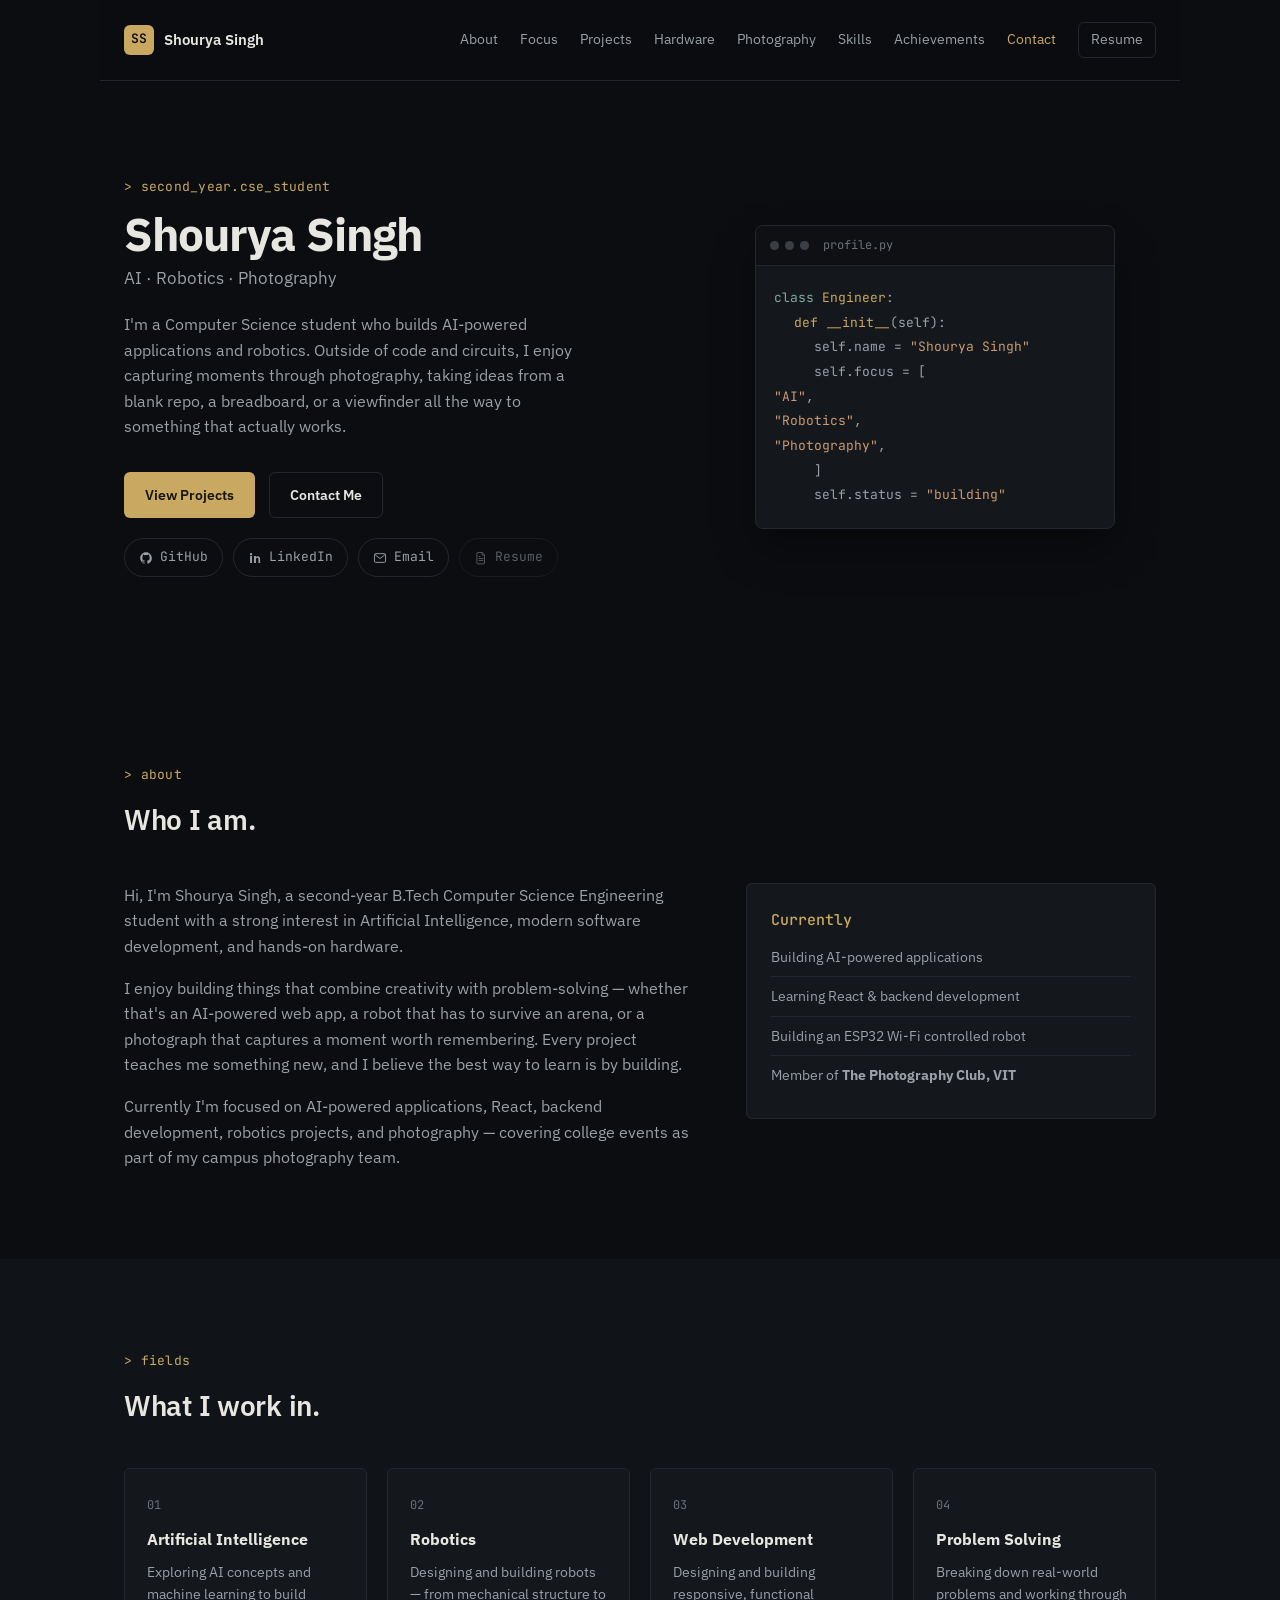
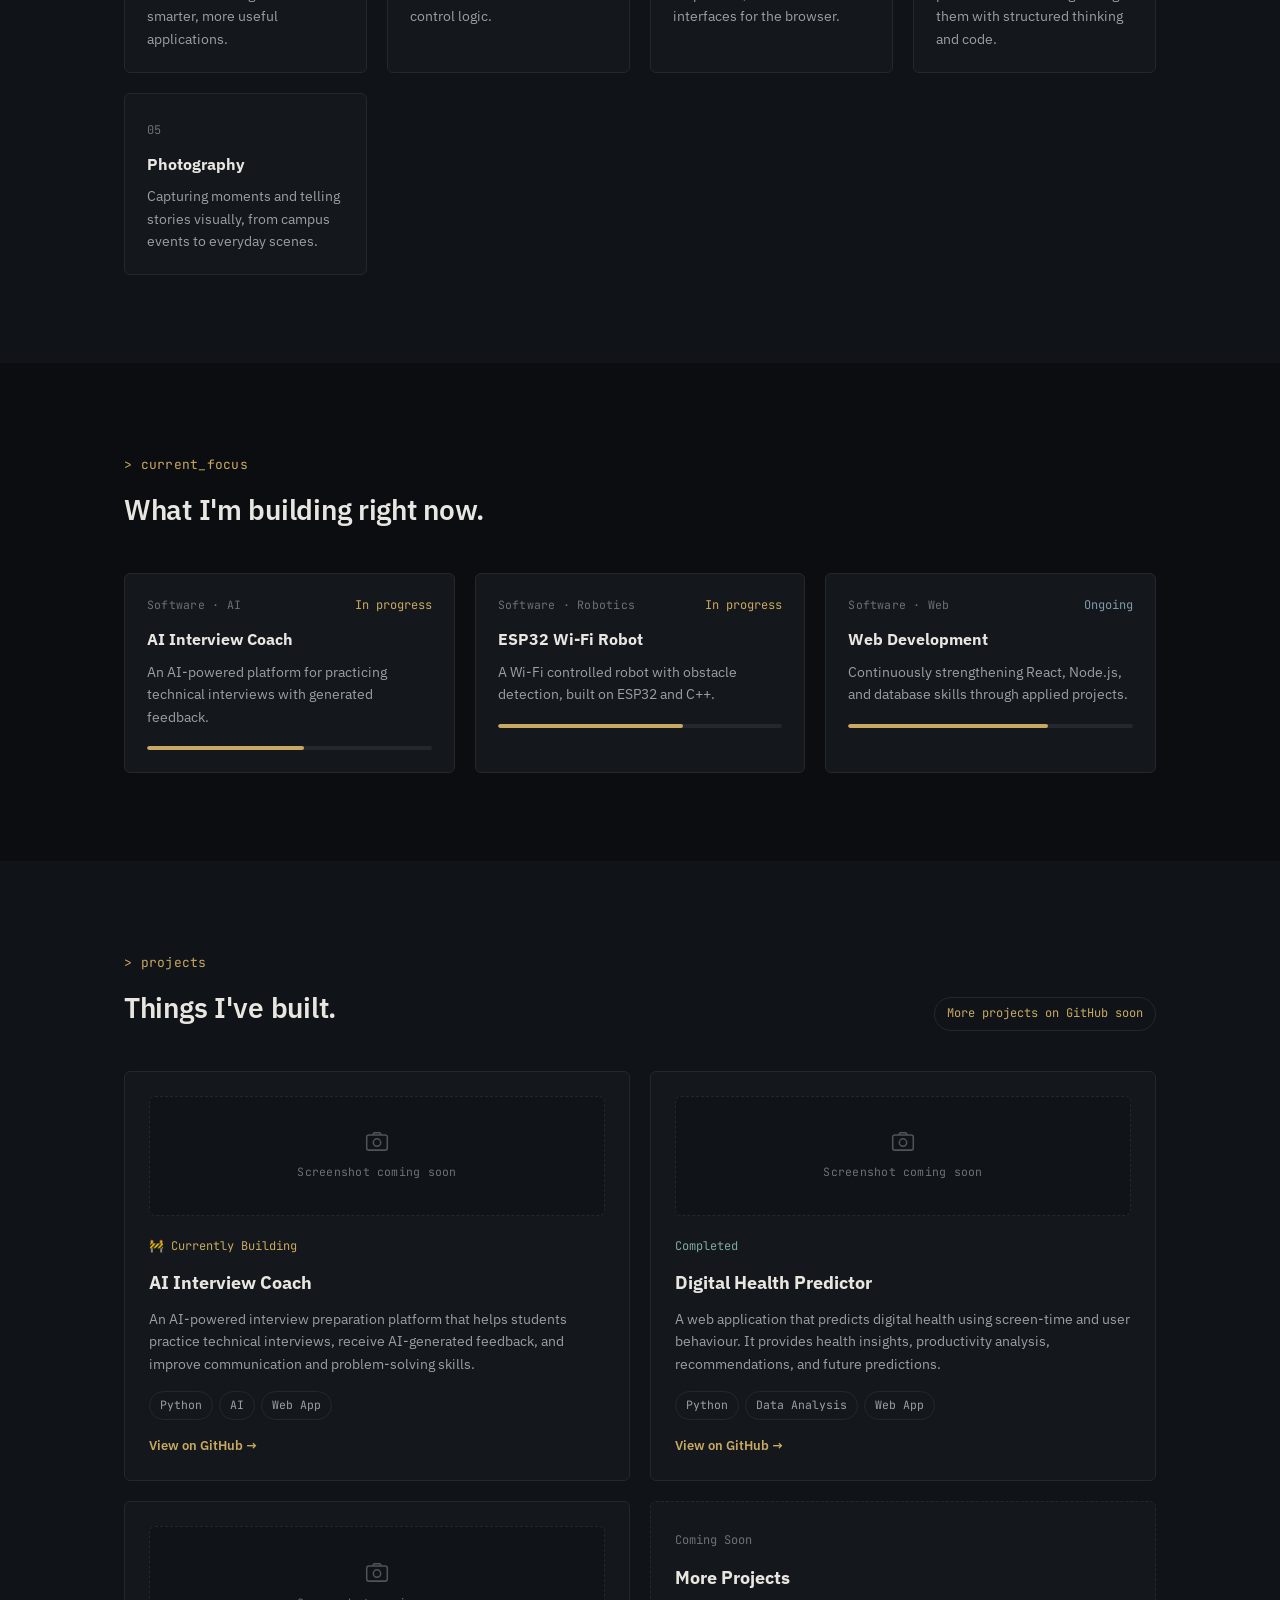
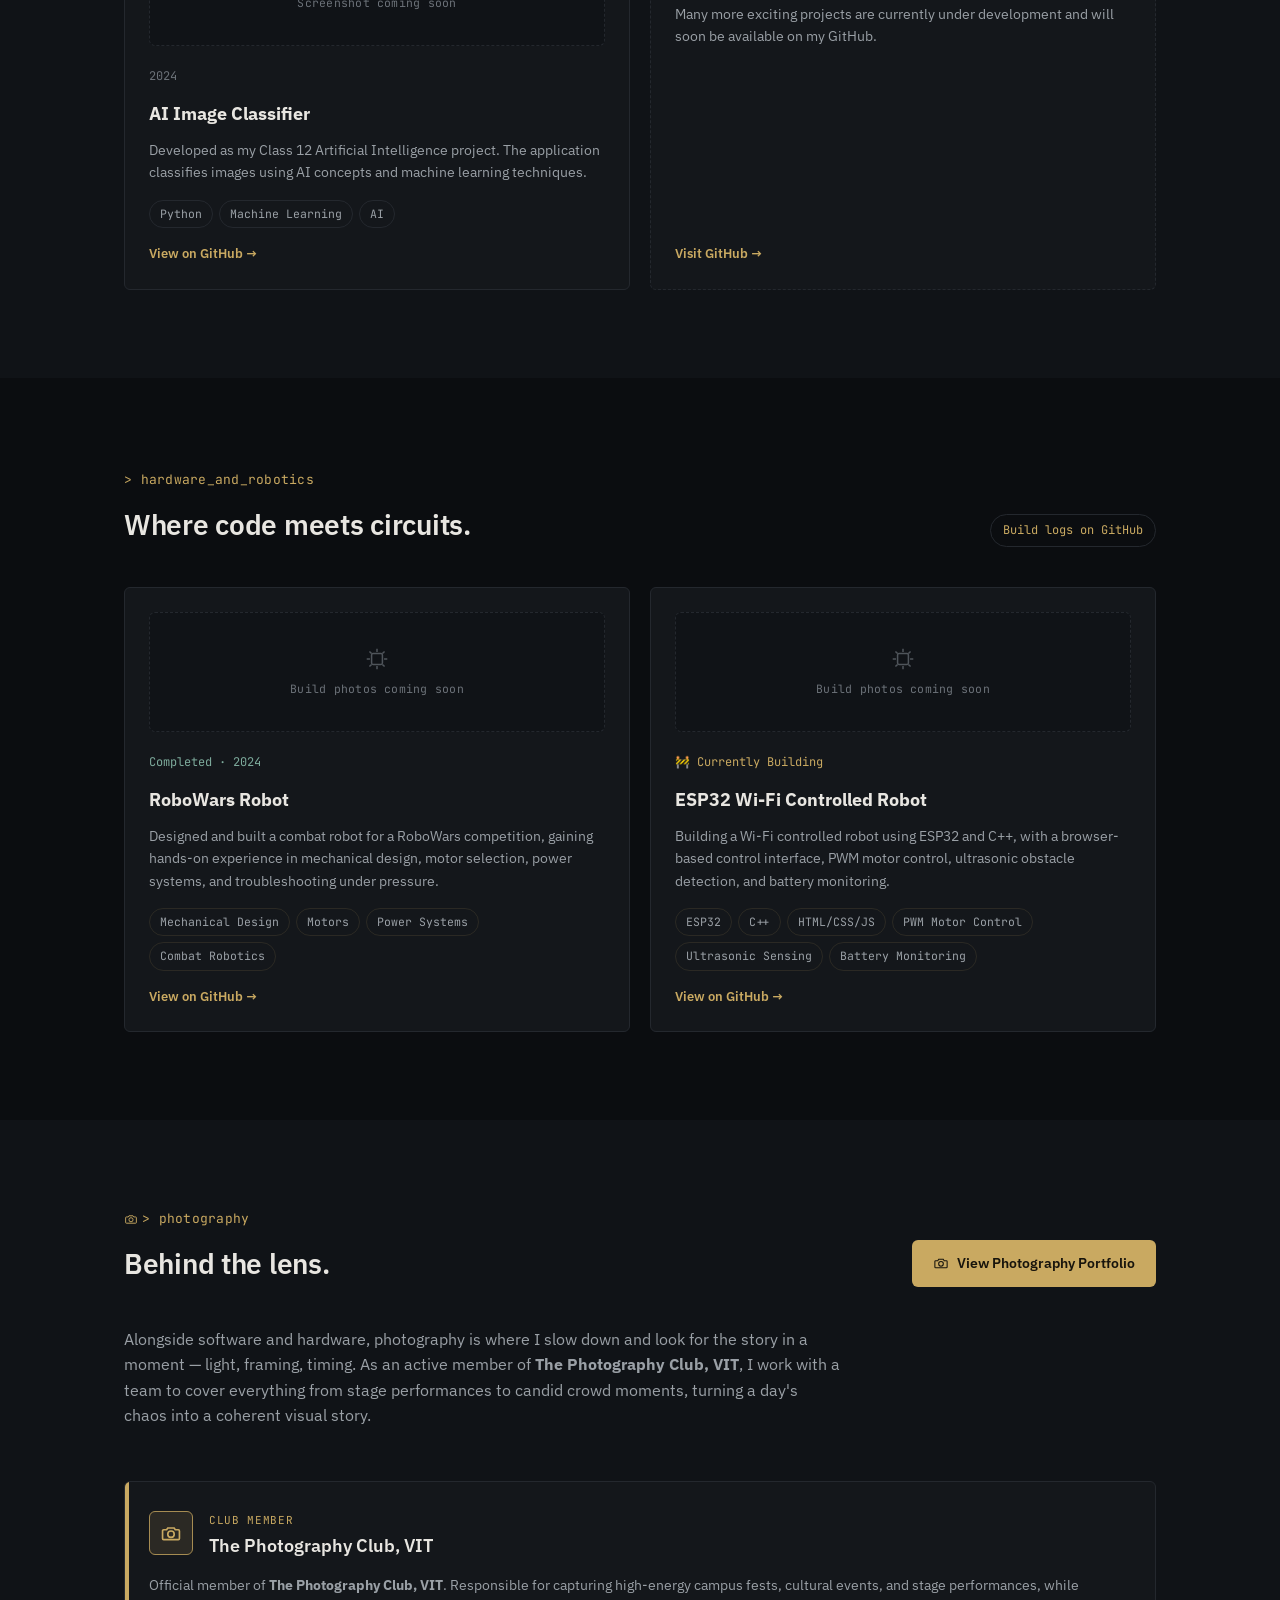
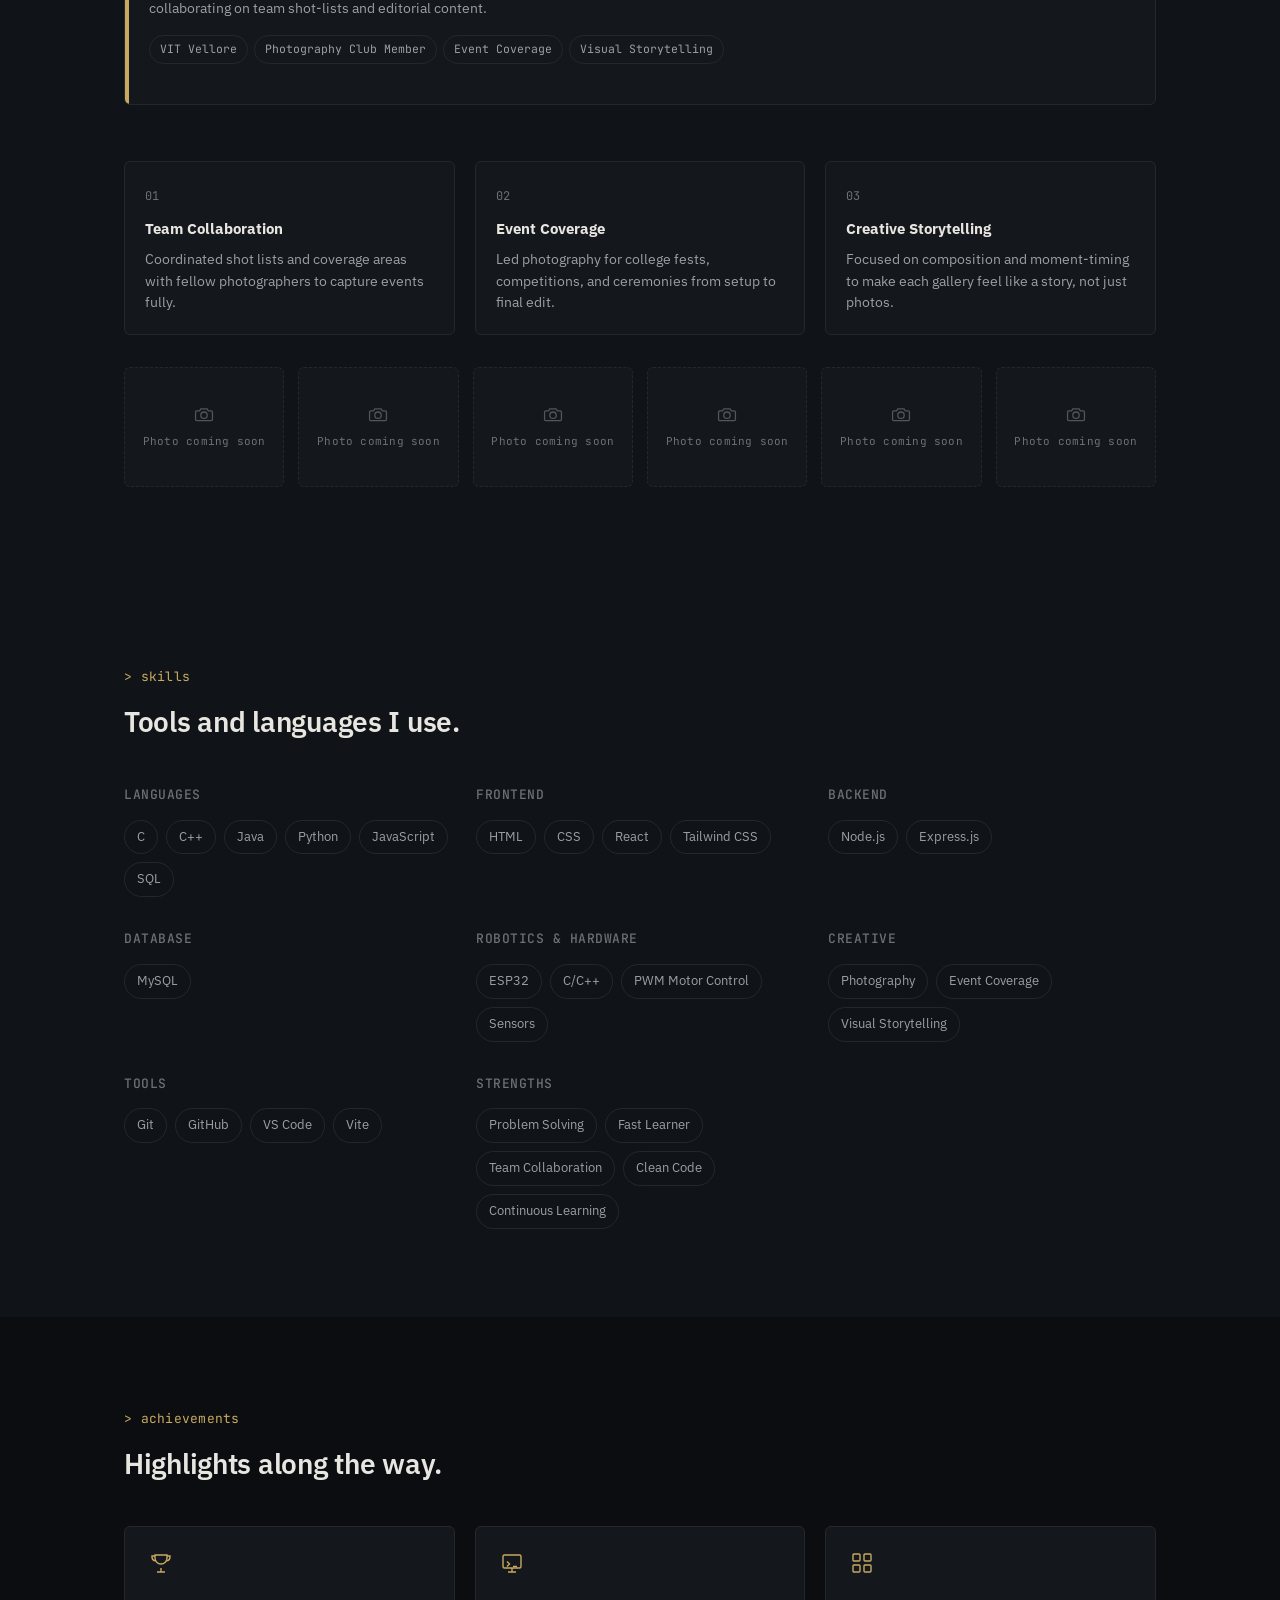
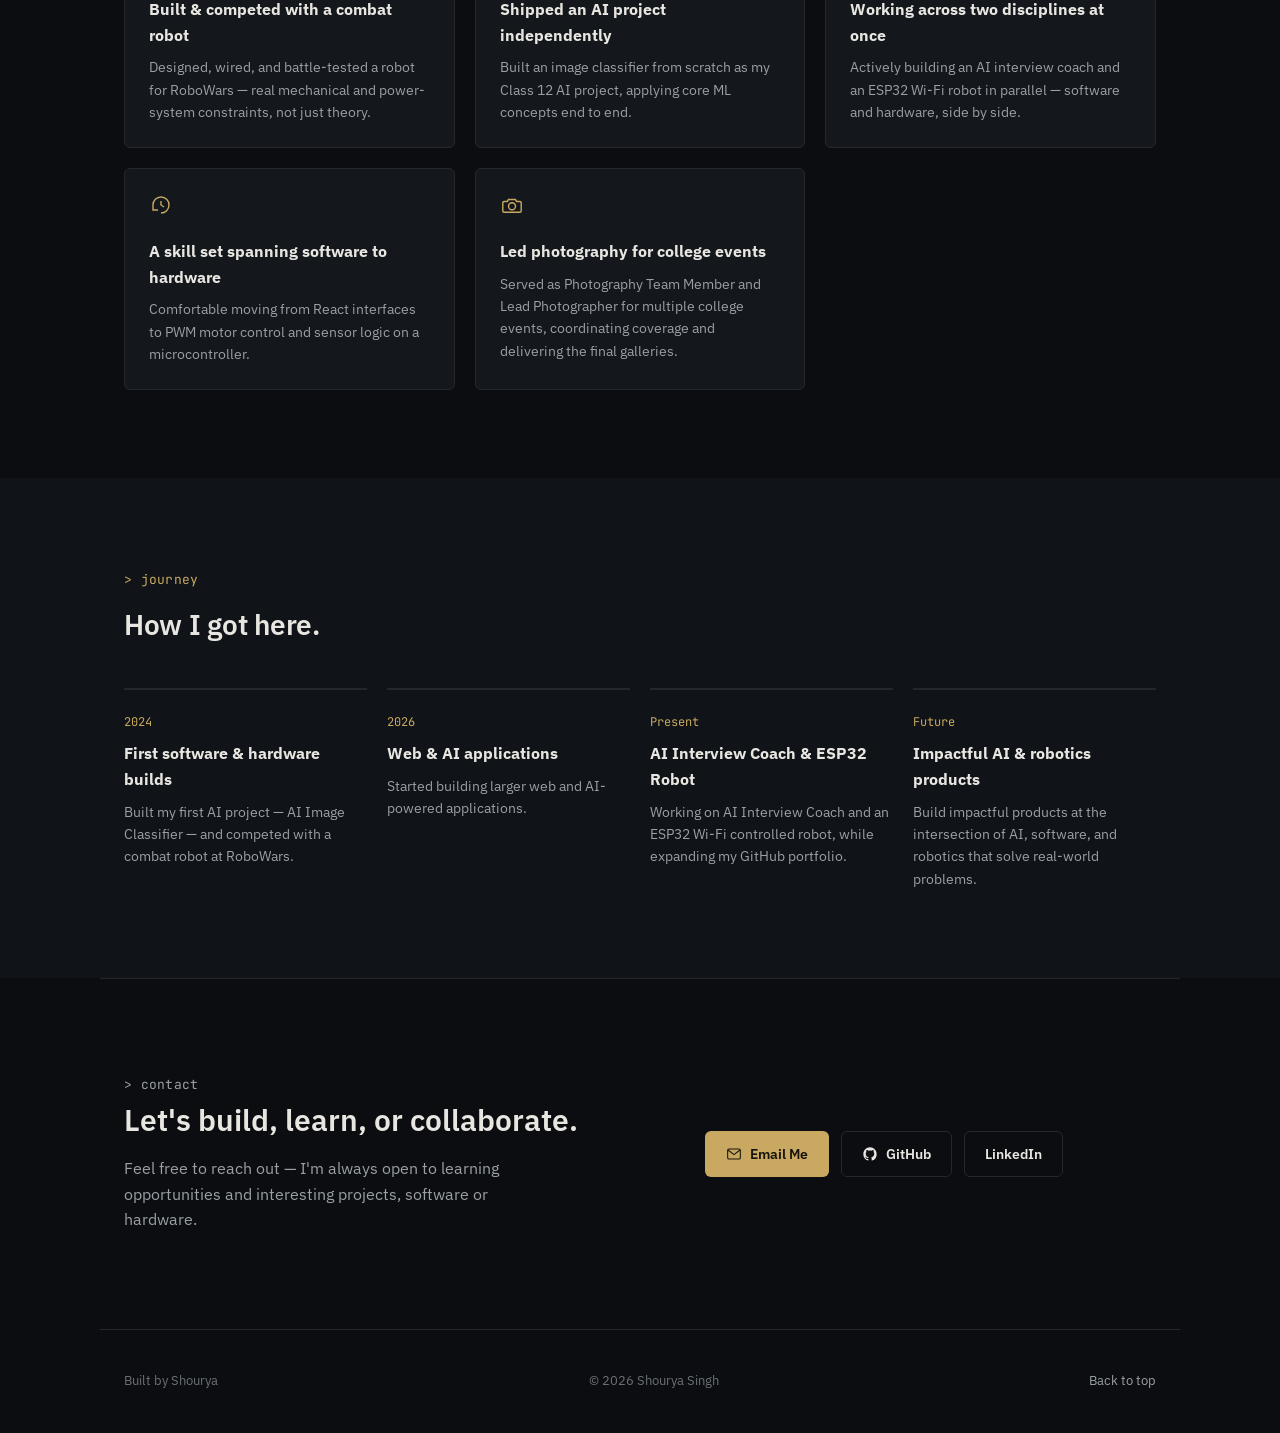
<file: index.html>
<!DOCTYPE html>
<html lang="en">
<head>
  <meta charset="UTF-8">
  <meta name="viewport" content="width=device-width, initial-scale=1.0">
  <meta name="description" content="Shourya Singh — AI, Robotics, and Photography. A B.Tech CSE student building software, hardware, and visual stories.">
  <meta name="description" content="Official portfolio of Shourya Singh, a Computer Science Engineering student at VIT. Explore projects, skills, certifications, photography, and contact information.">
  <meta name="keywords" content="Shourya Singh, Shourya Singh Portfolio, VIT, Computer Science, Web Developer, Portfolio, Photography">
  <meta property="og:title" content="Shourya Singh | Portfolio">
  <meta property="og:description" content="Computer Science Engineering Student | Developer | Photographer">
  <meta property="og:image" content="https://shouryasingh.vercel.app/preview.jpg">
  <meta property="og:url" content="https://shouryasingh.vercel.app">
  <title>Shourya Singh | Computer Science Student | Portfolio</title>
  <link rel="preconnect" href="https://fonts.googleapis.com">
  <link rel="preconnect" href="https://fonts.gstatic.com" crossorigin>
  <link href="https://fonts.googleapis.com/css2?family=JetBrains+Mono:wght@400;500;600&family=IBM+Plex+Sans:wght@400;500;600;700&display=swap" rel="stylesheet">
  <link rel="stylesheet" href="styles.css">
</head>
<body>
  <header class="site-header">
    <a class="brand" href="#top" aria-label="Go to home">
      <span class="brand-mark">SS</span>
      <span>Shourya Singh</span>
    </a>

    <button class="nav-toggle" type="button" aria-label="Open navigation" aria-expanded="false">
      <span></span>
      <span></span>
      <span></span>
    </button>

    <nav class="site-nav" aria-label="Primary navigation">
      <a href="#about" data-nav>About</a>
      <a href="#focus" data-nav>Focus</a>
      <a href="#projects" data-nav>Projects</a>
      <a href="#hardware" data-nav>Hardware</a>
      <a href="#photography" data-nav>Photography</a>
      <a href="#skills" data-nav>Skills</a>
      <a href="#achievements" data-nav>Achievements</a>
      <a href="#contact" data-nav>Contact</a>
      <a class="resume-link" href="#" aria-disabled="true" title="Resume coming soon">Resume</a>
    </nav>
  </header>

  <main id="top">
    <section class="hero section-band">
      <div class="hero-copy">
        <p class="eyebrow">&gt; second_year.cse_student</p>
        <h1>Shourya Singh</h1>
        <p class="hero-role">AI &middot; Robotics &middot; Photography</p>
        <p class="hero-text">
          I'm a Computer Science student who builds AI-powered applications
          and robotics. Outside of code and circuits, I enjoy
          capturing moments through photography, taking ideas from a blank repo, a breadboard, or a
          viewfinder all the way to something that actually works.
        </p>
        <div class="hero-actions">
          <a class="button primary" href="#projects">View Projects</a>
          <a class="button secondary" href="#contact">Contact Me</a>
        </div>
        <div class="hero-links">
          <a class="icon-button" href="https://github.com/shourya-builds" target="_blank" rel="noreferrer">
            <svg class="icon" viewBox="0 0 24 24" fill="currentColor" aria-hidden="true">
              <path d="M12 2C6.48 2 2 6.58 2 12.2c0 4.5 2.87 8.32 6.84 9.67.5.1.68-.22.68-.49 0-.24-.01-1.03-.01-1.87-2.78.61-3.37-1.21-3.37-1.21-.45-1.18-1.11-1.5-1.11-1.5-.9-.63.07-.62.07-.62 1 .07 1.53 1.05 1.53 1.05.89 1.56 2.34 1.11 2.91.85.09-.66.35-1.11.63-1.37-2.22-.26-4.55-1.14-4.55-5.06 0-1.12.39-2.03 1.03-2.75-.1-.26-.45-1.31.1-2.73 0 0 .84-.28 2.75 1.05a9.3 9.3 0 0 1 2.5-.35c.85 0 1.71.12 2.5.35 1.91-1.33 2.75-1.05 2.75-1.05.55 1.42.2 2.47.1 2.73.64.72 1.03 1.63 1.03 2.75 0 3.93-2.34 4.79-4.57 5.05.36.32.68.94.68 1.9 0 1.37-.01 2.47-.01 2.81 0 .27.18.6.69.49A10.03 10.03 0 0 0 22 12.2C22 6.58 17.52 2 12 2Z"></path>
            </svg>
            GitHub
          </a>
          <a class="icon-button" href="https://www.linkedin.com/in/shourya-singh8607" target="_blank" rel="noreferrer">
            <svg class="icon" viewBox="0 0 24 24" fill="currentColor" aria-hidden="true">
              <path d="M6.94 8.5H3.56V20.5H6.94V8.5ZM5.25 3.5C4.14 3.5 3.25 4.4 3.25 5.5C3.25 6.6 4.14 7.5 5.25 7.5C6.36 7.5 7.25 6.6 7.25 5.5C7.25 4.4 6.36 3.5 5.25 3.5ZM20.75 20.5V13.9C20.75 10.6 19.2 9.1 16.9 9.1C15.15 9.1 14.13 10.05 13.63 10.95V8.5H10.25C10.29 9.32 10.25 20.5 10.25 20.5H13.63V13.9C13.63 13.55 13.66 13.2 13.77 12.95C14.06 12.25 14.72 11.53 15.83 11.53C17.29 11.53 17.87 12.62 17.87 14.22V20.5H20.75Z"></path>
            </svg>
            LinkedIn
          </a>
          <a class="icon-button" href="mailto:shourya8607@gmail.com">
            <svg class="icon" viewBox="0 0 24 24" fill="none" stroke="currentColor" stroke-width="1.6" aria-hidden="true">
              <rect x="2.5" y="4.5" width="19" height="15" rx="2"></rect>
              <path d="M3 6l9 7 9-7"></path>
            </svg>
            Email
          </a>
          <a class="icon-button" href="#" aria-disabled="true" title="Resume coming soon">
            <svg class="icon" viewBox="0 0 24 24" fill="none" stroke="currentColor" stroke-width="1.6" aria-hidden="true">
              <path d="M6 2.5h8l4 4V21a1 1 0 0 1-1 1H6a1 1 0 0 1-1-1V3.5a1 1 0 0 1 1-1Z"></path>
              <path d="M14 2.5V7h4"></path>
              <path d="M8 13h8M8 16.5h8M8 9.5h3"></path>
            </svg>
            Resume
          </a>
        </div>
      </div>

      <div class="hero-visual" aria-hidden="true">
        <div class="code-window">
          <div class="code-window-bar">
            <span class="dot"></span>
            <span class="dot"></span>
            <span class="dot"></span>
            <span class="code-window-title">profile.py</span>
          </div>
          <div class="code-window-body">
            <p><span class="tok-kw">class</span> <span class="tok-fn">Engineer</span>:</p>
            <p class="indent"><span class="tok-fn">def</span> <span class="tok-fn">__init__</span>(self):</p>
            <p class="indent-2">self.name = <span class="tok-str">"Shourya Singh"</span></p>
            <p class="indent-2">self.focus = [</p>
            <p class="indent-3"><span class="tok-str">"AI"</span>,</p>
            <p class="indent-3"><span class="tok-str">"Robotics"</span>,</p>
            <p class="indent-3"><span class="tok-str">"Photography"</span>,</p>
            <p class="indent-2">]</p>
            <p class="indent-2">self.status = <span class="tok-str">"building"</span></p>
          </div>
        </div>
      </div>
    </section>

    <section class="section" id="about">
      <div class="section-heading">
        <p class="eyebrow">&gt; about</p>
        <h2>Who I am.</h2>
      </div>
      <div class="about-grid">
        <div class="about-main">
          <p>
            Hi, I'm Shourya Singh, a second-year B.Tech Computer Science Engineering student with a strong
            interest in Artificial Intelligence, modern software development, and hands-on hardware.
          </p>
          <p>
            I enjoy building things that combine creativity with problem-solving — whether that's an
            AI-powered web app, a robot that has to survive an arena, or a photograph that captures a
            moment worth remembering. Every project teaches me something new, and I believe the best way
            to learn is by building.
          </p>
          <p>
            Currently I'm focused on AI-powered applications, React, backend development, robotics
            projects, and photography — covering college events as part of my campus photography team.
          </p>
        </div>
        <div class="quick-card">
          <h3>Currently</h3>
          <ul>
            <li>Building AI-powered applications</li>
            <li>Learning React &amp; backend development</li>
            <li>Building an ESP32 Wi-Fi controlled robot</li>
            <li>Member of <strong>The Photography Club, VIT</strong></li>
          </ul>
        </div>
      </div>
    </section>

    <section class="section muted" id="fields">
      <div class="section-heading">
        <p class="eyebrow">&gt; fields</p>
        <h2>What I work in.</h2>
      </div>
      <div class="field-grid">
        <article class="field-card">
          <span class="card-tag">01</span>
          <h3>Artificial Intelligence</h3>
          <p>Exploring AI concepts and machine learning to build smarter, more useful applications.</p>
        </article>
        <article class="field-card">
          <span class="card-tag">02</span>
          <h3>Robotics</h3>
          <p>Designing and building robots — from mechanical structure to control logic.</p>
        </article>
        <article class="field-card">
          <span class="card-tag">03</span>
          <h3>Web Development</h3>
          <p>Designing and building responsive, functional interfaces for the browser.</p>
        </article>
        <article class="field-card">
          <span class="card-tag">04</span>
          <h3>Problem Solving</h3>
          <p>Breaking down real-world problems and working through them with structured thinking and code.</p>
        </article>
        <article class="field-card">
          <span class="card-tag">05</span>
          <h3>Photography</h3>
          <p>Capturing moments and telling stories visually, from campus events to everyday scenes.</p>
        </article>
      </div>
    </section>

    <section class="section" id="focus">
      <div class="section-heading">
        <p class="eyebrow">&gt; current_focus</p>
        <h2>What I'm building right now.</h2>
      </div>
      <div class="focus-grid">
        <article class="focus-card">
          <div class="focus-top">
            <span class="focus-label">Software &middot; AI</span>
            <span class="project-status building">In progress</span>
          </div>
          <h3>AI Interview Coach</h3>
          <p>An AI-powered platform for practicing technical interviews with generated feedback.</p>
          <div class="focus-bar"><span style="width: 55%;"></span></div>
        </article>
        <article class="focus-card">
          <div class="focus-top">
            <span class="focus-label">Software &middot; Robotics</span>
            <span class="project-status building">In progress</span>
          </div>
          <h3>ESP32 Wi-Fi Robot</h3>
          <p>A Wi-Fi controlled robot with obstacle detection, built on ESP32 and C++.</p>
          <div class="focus-bar"><span style="width: 65%;"></span></div>
        </article>
        <article class="focus-card">
          <div class="focus-top">
            <span class="focus-label">Software &middot; Web</span>
            <span class="project-status ongoing">Ongoing</span>
          </div>
          <h3>Web Development</h3>
          <p>Continuously strengthening React, Node.js, and database skills through applied projects.</p>
          <div class="focus-bar"><span style="width: 70%;"></span></div>
        </article>
      </div>
    </section>

    <section class="section muted" id="projects">
      <div class="section-heading split-heading">
        <div>
          <p class="eyebrow">&gt; projects</p>
          <h2>Things I've built.</h2>
        </div>
        <div class="coming-soon-badge">More projects on GitHub soon</div>
      </div>

      <div class="project-grid">
        <article class="project-card">
          <div class="project-media" aria-hidden="true">
            <svg class="icon" viewBox="0 0 24 24" fill="none" stroke="currentColor" stroke-width="1.4" aria-hidden="true">
              <rect x="2.5" y="5.5" width="19" height="14" rx="2"></rect>
              <circle cx="12" cy="12.5" r="3.4"></circle>
              <path d="M8 5.5l1.3-2h5.4l1.3 2"></path>
            </svg>
            <span>Screenshot coming soon</span>
          </div>
          <div class="project-topline">
            <span class="project-status building">🚧 Currently Building</span>
          </div>
          <h3>AI Interview Coach</h3>
          <p>
            An AI-powered interview preparation platform that helps students practice technical interviews,
            receive AI-generated feedback, and improve communication and problem-solving skills.
          </p>
          <div class="tag-row">
            <span>Python</span>
            <span>AI</span>
            <span>Web App</span>
          </div>
          <a class="project-link" href="https://github.com/shourya-builds" target="_blank" rel="noreferrer">View on GitHub →</a>
        </article>

        <article class="project-card">
          <div class="project-media" aria-hidden="true">
            <svg class="icon" viewBox="0 0 24 24" fill="none" stroke="currentColor" stroke-width="1.4" aria-hidden="true">
              <rect x="2.5" y="5.5" width="19" height="14" rx="2"></rect>
              <circle cx="12" cy="12.5" r="3.4"></circle>
              <path d="M8 5.5l1.3-2h5.4l1.3 2"></path>
            </svg>
            <span>Screenshot coming soon</span>
          </div>
          <div class="project-topline">
            <span class="project-status done">Completed</span>
          </div>
          <h3>Digital Health Predictor</h3>
          <p>
            A web application that predicts digital health using screen-time and user behaviour. It provides
            health insights, productivity analysis, recommendations, and future predictions.
          </p>
          <div class="tag-row">
            <span>Python</span>
            <span>Data Analysis</span>
            <span>Web App</span>
          </div>
          <a class="project-link" href="https://github.com/shourya-builds" target="_blank" rel="noreferrer">View on GitHub →</a>
        </article>

        <article class="project-card">
          <div class="project-media" aria-hidden="true">
            <svg class="icon" viewBox="0 0 24 24" fill="none" stroke="currentColor" stroke-width="1.4" aria-hidden="true">
              <rect x="2.5" y="5.5" width="19" height="14" rx="2"></rect>
              <circle cx="12" cy="12.5" r="3.4"></circle>
              <path d="M8 5.5l1.3-2h5.4l1.3 2"></path>
            </svg>
            <span>Screenshot coming soon</span>
          </div>
          <div class="project-topline">
            <span class="project-status">2024</span>
          </div>
          <h3>AI Image Classifier</h3>
          <p>
            Developed as my Class 12 Artificial Intelligence project. The application classifies images using
            AI concepts and machine learning techniques.
          </p>
          <div class="tag-row">
            <span>Python</span>
            <span>Machine Learning</span>
            <span>AI</span>
          </div>
          <a class="project-link" href="https://github.com/shourya-builds" target="_blank" rel="noreferrer">View on GitHub →</a>
        </article>

        <article class="project-card project-card-muted">
          <div class="project-topline">
            <span class="project-status">Coming Soon</span>
          </div>
          <h3>More Projects</h3>
          <p>
            Many more exciting projects are currently under development and will soon be available on my GitHub.
          </p>
          <a class="project-link" href="https://github.com/shourya-builds" target="_blank" rel="noreferrer">Visit GitHub →</a>
        </article>
      </div>
    </section>

    <section class="section" id="hardware">
      <div class="section-heading split-heading">
        <div>
          <p class="eyebrow">&gt; hardware_and_robotics</p>
          <h2>Where code meets circuits.</h2>
        </div>
        <div class="coming-soon-badge">Build logs on GitHub</div>
      </div>

      <div class="project-grid">
        <article class="project-card hardware-card">
          <div class="project-media" aria-hidden="true">
            <svg class="icon" viewBox="0 0 24 24" fill="none" stroke="currentColor" stroke-width="1.4" aria-hidden="true">
              <rect x="7" y="7" width="10" height="10" rx="1.2"></rect>
              <path d="M12 2.5v3M12 18.5v3M2.5 12h3M18.5 12h3M5 5l2 2M17 17l2 2M19 5l-2 2M7 17l-2 2"></path>
            </svg>
            <span>Build photos coming soon</span>
          </div>
          <div class="project-topline">
            <span class="project-status done">Completed &middot; 2024</span>
          </div>
          <h3>RoboWars Robot</h3>
          <p>
            Designed and built a combat robot for a RoboWars competition, gaining hands-on experience in
            mechanical design, motor selection, power systems, and troubleshooting under pressure.
          </p>
          <div class="tag-row">
            <span>Mechanical Design</span>
            <span>Motors</span>
            <span>Power Systems</span>
            <span>Combat Robotics</span>
          </div>
          <a class="project-link" href="https://github.com/shourya-builds" target="_blank" rel="noreferrer">View on GitHub →</a>
        </article>

        <article class="project-card hardware-card">
          <div class="project-media" aria-hidden="true">
            <svg class="icon" viewBox="0 0 24 24" fill="none" stroke="currentColor" stroke-width="1.4" aria-hidden="true">
              <rect x="7" y="7" width="10" height="10" rx="1.2"></rect>
              <path d="M12 2.5v3M12 18.5v3M2.5 12h3M18.5 12h3M5 5l2 2M17 17l2 2M19 5l-2 2M7 17l-2 2"></path>
            </svg>
            <span>Build photos coming soon</span>
          </div>
          <div class="project-topline">
            <span class="project-status building">🚧 Currently Building</span>
          </div>
          <h3>ESP32 Wi-Fi Controlled Robot</h3>
          <p>
            Building a Wi-Fi controlled robot using ESP32 and C++, with a browser-based control
            interface, PWM motor control, ultrasonic obstacle detection, and battery monitoring.
          </p>
          <div class="tag-row">
            <span>ESP32</span>
            <span>C++</span>
            <span>HTML/CSS/JS</span>
            <span>PWM Motor Control</span>
            <span>Ultrasonic Sensing</span>
            <span>Battery Monitoring</span>
          </div>
          <a class="project-link" href="https://github.com/shourya-builds" target="_blank" rel="noreferrer">View on GitHub →</a>
        </article>
      </div>
    </section>

    <section class="section muted" id="photography">
      <div class="section-heading split-heading">
        <div>
          <p class="eyebrow">
            <svg class="icon eyebrow-icon" viewBox="0 0 24 24" fill="none" stroke="currentColor" stroke-width="1.6" aria-hidden="true">
              <path d="M4 8.5h3.2l1.3-2h6.9l1.3 2H20a1.2 1.2 0 0 1 1.2 1.2V18a1.2 1.2 0 0 1-1.2 1.2H4A1.2 1.2 0 0 1 2.8 18V9.7A1.2 1.2 0 0 1 4 8.5Z"></path>
              <circle cx="12" cy="13.3" r="3.5"></circle>
            </svg>
            &gt; photography
          </p>
          <h2>Behind the lens.</h2>
        </div>
        <a class="button primary"
   href="Photography%20Portfolio.pdf"
   target="_blank"
   rel="noopener noreferrer">
          <svg class="icon" viewBox="0 0 24 24" fill="none" stroke="currentColor" stroke-width="1.6" aria-hidden="true">
            <path d="M4 8.5h3.2l1.3-2h6.9l1.3 2H20a1.2 1.2 0 0 1 1.2 1.2V18a1.2 1.2 0 0 1-1.2 1.2H4A1.2 1.2 0 0 1 2.8 18V9.7A1.2 1.2 0 0 1 4 8.5Z"></path>
            <circle cx="12" cy="13.3" r="3.5"></circle>
          </svg>
          View Photography Portfolio
        </a>
      </div>

      <div class="photo-intro">
        <p>
          Alongside software and hardware, photography is where I slow down and look for the story in a
          moment — light, framing, timing. As an active member of <strong>The Photography Club, VIT</strong>, I work with a team to cover everything from stage performances to candid crowd moments, turning a day's chaos into a coherent visual story.
        </p>

        <div class="playcard club-card">
          <div class="playcard-header">
            <div class="playcard-icon">
              <svg class="icon" viewBox="0 0 24 24" fill="none" stroke="currentColor" stroke-width="1.8" aria-hidden="true">
                <path d="M4 8.5h3.2l1.3-2h6.9l1.3 2H20a1.2 1.2 0 0 1 1.2 1.2V18a1.2 1.2 0 0 1-1.2 1.2H4A1.2 1.2 0 0 1 2.8 18V9.7A1.2 1.2 0 0 1 4 8.5Z"></path>
                <circle cx="12" cy="13.3" r="3.5"></circle>
              </svg>
            </div>
            <div>
              <span class="playcard-badge">Club Member</span>
              <h3 class="playcard-title">The Photography Club, VIT</h3>
            </div>
          </div>
          <p class="playcard-text">
            Official member of <strong>The Photography Club, VIT</strong>. Responsible for capturing high-energy campus fests, cultural events, and stage performances, while collaborating on team shot-lists and editorial content.
          </p>
          <div class="tag-row">
            <span>VIT Vellore</span>
            <span>Photography Club Member</span>
            <span>Event Coverage</span>
            <span>Visual Storytelling</span>
          </div>
        </div>
        <div class="photo-highlights">
          <div class="photo-highlight">
            <span class="card-tag">01</span>
            <h3>Team Collaboration</h3>
            <p>Coordinated shot lists and coverage areas with fellow photographers to capture events fully.</p>
          </div>
          <div class="photo-highlight">
            <span class="card-tag">02</span>
            <h3>Event Coverage</h3>
            <p>Led photography for college fests, competitions, and ceremonies from setup to final edit.</p>
          </div>
          <div class="photo-highlight">
            <span class="card-tag">03</span>
            <h3>Creative Storytelling</h3>
            <p>Focused on composition and moment-timing to make each gallery feel like a story, not just photos.</p>
          </div>
        </div>
      </div>

      <div class="photo-gallery" aria-label="Photography preview gallery">
        <div class="photo-tile">
          <svg class="icon" viewBox="0 0 24 24" fill="none" stroke="currentColor" stroke-width="1.4" aria-hidden="true">
            <path d="M4 8.5h3.2l1.3-2h6.9l1.3 2H20a1.2 1.2 0 0 1 1.2 1.2V18a1.2 1.2 0 0 1-1.2 1.2H4A1.2 1.2 0 0 1 2.8 18V9.7A1.2 1.2 0 0 1 4 8.5Z"></path>
            <circle cx="12" cy="13.3" r="3.5"></circle>
          </svg>
          <span>Photo coming soon</span>
        </div>
        <div class="photo-tile">
          <svg class="icon" viewBox="0 0 24 24" fill="none" stroke="currentColor" stroke-width="1.4" aria-hidden="true">
            <path d="M4 8.5h3.2l1.3-2h6.9l1.3 2H20a1.2 1.2 0 0 1 1.2 1.2V18a1.2 1.2 0 0 1-1.2 1.2H4A1.2 1.2 0 0 1 2.8 18V9.7A1.2 1.2 0 0 1 4 8.5Z"></path>
            <circle cx="12" cy="13.3" r="3.5"></circle>
          </svg>
          <span>Photo coming soon</span>
        </div>
        <div class="photo-tile">
          <svg class="icon" viewBox="0 0 24 24" fill="none" stroke="currentColor" stroke-width="1.4" aria-hidden="true">
            <path d="M4 8.5h3.2l1.3-2h6.9l1.3 2H20a1.2 1.2 0 0 1 1.2 1.2V18a1.2 1.2 0 0 1-1.2 1.2H4A1.2 1.2 0 0 1 2.8 18V9.7A1.2 1.2 0 0 1 4 8.5Z"></path>
            <circle cx="12" cy="13.3" r="3.5"></circle>
          </svg>
          <span>Photo coming soon</span>
        </div>
        <div class="photo-tile">
          <svg class="icon" viewBox="0 0 24 24" fill="none" stroke="currentColor" stroke-width="1.4" aria-hidden="true">
            <path d="M4 8.5h3.2l1.3-2h6.9l1.3 2H20a1.2 1.2 0 0 1 1.2 1.2V18a1.2 1.2 0 0 1-1.2 1.2H4A1.2 1.2 0 0 1 2.8 18V9.7A1.2 1.2 0 0 1 4 8.5Z"></path>
            <circle cx="12" cy="13.3" r="3.5"></circle>
          </svg>
          <span>Photo coming soon</span>
        </div>
        <div class="photo-tile">
          <svg class="icon" viewBox="0 0 24 24" fill="none" stroke="currentColor" stroke-width="1.4" aria-hidden="true">
            <path d="M4 8.5h3.2l1.3-2h6.9l1.3 2H20a1.2 1.2 0 0 1 1.2 1.2V18a1.2 1.2 0 0 1-1.2 1.2H4A1.2 1.2 0 0 1 2.8 18V9.7A1.2 1.2 0 0 1 4 8.5Z"></path>
            <circle cx="12" cy="13.3" r="3.5"></circle>
          </svg>
          <span>Photo coming soon</span>
        </div>
        <div class="photo-tile">
          <svg class="icon" viewBox="0 0 24 24" fill="none" stroke="currentColor" stroke-width="1.4" aria-hidden="true">
            <path d="M4 8.5h3.2l1.3-2h6.9l1.3 2H20a1.2 1.2 0 0 1 1.2 1.2V18a1.2 1.2 0 0 1-1.2 1.2H4A1.2 1.2 0 0 1 2.8 18V9.7A1.2 1.2 0 0 1 4 8.5Z"></path>
            <circle cx="12" cy="13.3" r="3.5"></circle>
          </svg>
          <span>Photo coming soon</span>
        </div>
      </div>
    </section>

    <section class="section muted" id="skills">
      <div class="section-heading">
        <p class="eyebrow">&gt; skills</p>
        <h2>Tools and languages I use.</h2>
      </div>

      <div class="skills-layout">
        <div class="skill-column">
          <h3>Languages</h3>
          <div class="pill-row">
            <span>C</span>
            <span>C++</span>
            <span>Java</span>
            <span>Python</span>
            <span>JavaScript</span>
            <span>SQL</span>
          </div>
        </div>
        <div class="skill-column">
          <h3>Frontend</h3>
          <div class="pill-row">
            <span>HTML</span>
            <span>CSS</span>
            <span>React</span>
            <span>Tailwind CSS</span>
          </div>
        </div>
        <div class="skill-column">
          <h3>Backend</h3>
          <div class="pill-row">
            <span>Node.js</span>
            <span>Express.js</span>
          </div>
        </div>
        <div class="skill-column">
          <h3>Database</h3>
          <div class="pill-row">
            <span>MySQL</span>
          </div>
        </div>
        <div class="skill-column">
          <h3>Robotics &amp; Hardware</h3>
          <div class="pill-row">
            <span>ESP32</span>
            <span>C/C++</span>
            <span>PWM Motor Control</span>
            <span>Sensors</span>
          </div>
        </div>
        <div class="skill-column">
          <h3>Creative</h3>
          <div class="pill-row">
            <span>Photography</span>
            <span>Event Coverage</span>
            <span>Visual Storytelling</span>
          </div>
        </div>
        <div class="skill-column">
          <h3>Tools</h3>
          <div class="pill-row">
            <span>Git</span>
            <span>GitHub</span>
            <span>VS Code</span>
            <span>Vite</span>
          </div>
        </div>
        <div class="skill-column">
          <h3>Strengths</h3>
          <div class="pill-row">
            <span>Problem Solving</span>
            <span>Fast Learner</span>
            <span>Team Collaboration</span>
            <span>Clean Code</span>
            <span>Continuous Learning</span>
          </div>
        </div>
      </div>
    </section>

    <section class="section" id="achievements">
      <div class="section-heading">
        <p class="eyebrow">&gt; achievements</p>
        <h2>Highlights along the way.</h2>
      </div>
      <div class="achievement-grid">
        <article class="achievement-card">
          <svg class="icon achievement-icon" viewBox="0 0 24 24" fill="none" stroke="currentColor" stroke-width="1.4" aria-hidden="true">
            <path d="M8 21h8M12 17v4M6 4h12v3a6 6 0 0 1-12 0V4Z"></path>
            <path d="M6 5H3v1a4 4 0 0 0 3 3.87M18 5h3v1a4 4 0 0 1-3 3.87"></path>
          </svg>
          <h3>Built &amp; competed with a combat robot</h3>
          <p>Designed, wired, and battle-tested a robot for RoboWars — real mechanical and power-system constraints, not just theory.</p>
        </article>
        <article class="achievement-card">
          <svg class="icon achievement-icon" viewBox="0 0 24 24" fill="none" stroke="currentColor" stroke-width="1.4" aria-hidden="true">
            <rect x="3" y="4" width="18" height="13" rx="1.5"></rect>
            <path d="M8 21h8M12 17v4"></path>
            <path d="M7 10.5l2.5 2.5L7 15.5M13 15.5h4"></path>
          </svg>
          <h3>Shipped an AI project independently</h3>
          <p>Built an image classifier from scratch as my Class 12 AI project, applying core ML concepts end to end.</p>
        </article>
        <article class="achievement-card">
          <svg class="icon achievement-icon" viewBox="0 0 24 24" fill="none" stroke="currentColor" stroke-width="1.4" aria-hidden="true">
            <rect x="3" y="3" width="7" height="7" rx="1"></rect>
            <rect x="14" y="3" width="7" height="7" rx="1"></rect>
            <rect x="3" y="14" width="7" height="7" rx="1"></rect>
            <rect x="14" y="14" width="7" height="7" rx="1"></rect>
          </svg>
          <h3>Working across two disciplines at once</h3>
          <p>Actively building an AI interview coach and an ESP32 Wi-Fi robot in parallel — software and hardware, side by side.</p>
        </article>
        <article class="achievement-card">
          <svg class="icon achievement-icon" viewBox="0 0 24 24" fill="none" stroke="currentColor" stroke-width="1.4" aria-hidden="true">
            <path d="M4 12a8 8 0 1 1 8 8"></path>
            <path d="M4 12v5h5"></path>
            <path d="M12 8v4l3 2"></path>
          </svg>
          <h3>A skill set spanning software to hardware</h3>
          <p>Comfortable moving from React interfaces to PWM motor control and sensor logic on a microcontroller.</p>
        </article>
        <article class="achievement-card">
          <svg class="icon achievement-icon" viewBox="0 0 24 24" fill="none" stroke="currentColor" stroke-width="1.4" aria-hidden="true">
            <path d="M4 8.5h3.2l1.3-2h6.9l1.3 2H20a1.2 1.2 0 0 1 1.2 1.2V18a1.2 1.2 0 0 1-1.2 1.2H4A1.2 1.2 0 0 1 2.8 18V9.7A1.2 1.2 0 0 1 4 8.5Z"></path>
            <circle cx="12" cy="13.3" r="3.5"></circle>
          </svg>
          <h3>Led photography for college events</h3>
          <p>Served as Photography Team Member and Lead Photographer for multiple college events, coordinating coverage and delivering the final galleries.</p>
        </article>
      </div>
    </section>

    <section class="section muted" id="journey">
      <div class="section-heading">
        <p class="eyebrow">&gt; journey</p>
        <h2>How I got here.</h2>
      </div>

      <div class="timeline">
        <article>
          <span>2024</span>
          <h3>First software &amp; hardware builds</h3>
          <p>Built my first AI project — AI Image Classifier — and competed with a combat robot at RoboWars.</p>
        </article>
        <article>
          <span>2026</span>
          <h3>Web &amp; AI applications</h3>
          <p>Started building larger web and AI-powered applications.</p>
        </article>
        <article>
          <span>Present</span>
          <h3>AI Interview Coach &amp; ESP32 Robot</h3>
          <p>Working on AI Interview Coach and an ESP32 Wi-Fi controlled robot, while expanding my GitHub portfolio.</p>
        </article>
        <article>
          <span>Future</span>
          <h3>Impactful AI &amp; robotics products</h3>
          <p>Build impactful products at the intersection of AI, software, and robotics that solve real-world problems.</p>
        </article>
      </div>
    </section>

    <section class="contact section-band" id="contact">
      <div>
        <p class="eyebrow">&gt; contact</p>
        <h2>Let's build, learn, or collaborate.</h2>
        <p>
          Feel free to reach out — I'm always open to learning opportunities and interesting projects,
          software or hardware.
        </p>
      </div>
      <div class="contact-actions">
        <a class="button primary" href="mailto:shourya8607@gmail.com">
          <svg class="icon" viewBox="0 0 24 24" fill="none" stroke="currentColor" stroke-width="1.6" aria-hidden="true">
            <rect x="2.5" y="4.5" width="19" height="15" rx="2"></rect>
            <path d="M3 6l9 7 9-7"></path>
          </svg>
          Email Me
        </a>
        <a class="button secondary" href="https://github.com/shourya-builds" target="_blank" rel="noreferrer">
          <svg class="icon" viewBox="0 0 24 24" fill="currentColor" aria-hidden="true">
            <path d="M12 2C6.48 2 2 6.58 2 12.2c0 4.5 2.87 8.32 6.84 9.67.5.1.68-.22.68-.49 0-.24-.01-1.03-.01-1.87-2.78.61-3.37-1.21-3.37-1.21-.45-1.18-1.11-1.5-1.11-1.5-.9-.63.07-.62.07-.62 1 .07 1.53 1.05 1.53 1.05.89 1.56 2.34 1.11 2.91.85.09-.66.35-1.11.63-1.37-2.22-.26-4.55-1.14-4.55-5.06 0-1.12.39-2.03 1.03-2.75-.1-.26-.45-1.31.1-2.73 0 0 .84-.28 2.75 1.05a9.3 9.3 0 0 1 2.5-.35c.85 0 1.71.12 2.5.35 1.91-1.33 2.75-1.05 2.75-1.05.55 1.42.2 2.47.1 2.73.64.72 1.03 1.63 1.03 2.75 0 3.93-2.34 4.79-4.57 5.05.36.32.68.94.68 1.9 0 1.37-.01 2.47-.01 2.81 0 .27.18.6.69.49A10.03 10.03 0 0 0 22 12.2C22 6.58 17.52 2 12 2Z"></path>
          </svg>
          GitHub
        </a>
        <a class="button secondary " href="https://www.linkedin.com/in/shourya-singh8607" target="_blank">LinkedIn </a>
      </div>
    </section>
  </main>

  <footer class="site-footer">
    <p>Built by Shourya </p>
    <p>© 2026 Shourya Singh</p>
    <a href="#top">Back to top</a>
  </footer>

  <script src="script.js"></script>
</body>
</html>
</file>
<file: styles.css>
/* ============================
   Tokens
============================ */
:root {
  --bg: #0b0d10;
  --bg-alt: #101317;
  --panel: #14171b;
  --panel-border: #24282e;
  --text: #e8e6e1;
  --text-muted: #9aa0a6;
  --text-faint: #6b7178;
  --accent: #c9a961;
  --accent-dim: #a68c52;
  --accent-soft: rgba(201, 169, 97, 0.12);
  --mono: 'JetBrains Mono', 'SFMono-Regular', Consolas, monospace;
  --sans: 'IBM Plex Sans', -apple-system, BlinkMacSystemFont, 'Segoe UI', sans-serif;
  --radius: 6px;
  --max-width: 1080px;
  --transition: 160ms ease;
}

* { box-sizing: border-box; }

html {
  scroll-behavior: smooth;
}

@media (prefers-reduced-motion: reduce) {
  html { scroll-behavior: auto; }
  * { animation: none !important; transition: none !important; }
}

body {
  margin: 0;
  background: var(--bg);
  color: var(--text);
  font-family: var(--sans);
  font-size: 16px;
  line-height: 1.6;
  -webkit-font-smoothing: antialiased;
}

a {
  color: inherit;
  text-decoration: none;
}

ul { margin: 0; padding: 0; list-style: none; }

img { max-width: 100%; display: block; }

::selection {
  background: var(--accent-soft);
  color: var(--text);
}

:focus-visible {
  outline: 2px solid var(--accent);
  outline-offset: 3px;
}

/* ============================
   Layout helpers
============================ */
.section,
.section-band,
.site-header,
.site-footer {
  max-width: var(--max-width);
  margin: 0 auto;
  padding-left: 24px;
  padding-right: 24px;
}

.section {
  padding-top: 88px;
  padding-bottom: 88px;
}

.section.muted {
  background: var(--bg-alt);
  max-width: none;
  padding-left: 0;
  padding-right: 0;
}

.section.muted > * {
  max-width: var(--max-width);
  margin-left: auto;
  margin-right: auto;
  padding-left: 24px;
  padding-right: 24px;
}

.eyebrow {
  font-family: var(--mono);
  font-size: 13px;
  color: var(--accent);
  letter-spacing: 0.02em;
  margin: 0 0 12px;
}

.section-heading h2 {
  font-size: 28px;
  margin: 0;
  font-weight: 600;
  letter-spacing: -0.01em;
}

.split-heading {
  display: flex;
  align-items: flex-end;
  justify-content: space-between;
  gap: 24px;
  flex-wrap: wrap;
  margin-bottom: 40px;
}

.section-heading {
  margin-bottom: 40px;
}

/* ============================
   Header / Nav
============================ */
.site-header {
  display: flex;
  align-items: center;
  justify-content: space-between;
  padding-top: 22px;
  padding-bottom: 22px;
  position: sticky;
  top: 0;
  background: rgba(11, 13, 16, 0.88);
  backdrop-filter: none;
  border-bottom: 1px solid var(--panel-border);
  z-index: 50;
}

.brand {
  display: flex;
  align-items: center;
  gap: 10px;
  font-weight: 600;
  font-size: 15px;
}

.brand-mark {
  font-family: var(--mono);
  font-size: 13px;
  color: var(--bg);
  background: var(--accent);
  width: 30px;
  height: 30px;
  border-radius: var(--radius);
  display: inline-flex;
  align-items: center;
  justify-content: center;
  font-weight: 600;
}

.site-nav {
  display: flex;
  align-items: center;
  gap: 22px;
  font-size: 13.5px;
  color: var(--text-muted);
}

.site-nav a {
  transition: color var(--transition);
  position: relative;
  padding: 4px 0;
}

.site-nav a:hover {
  color: var(--text);
}

.site-nav a.active {
  color: var(--accent);
}

.site-nav a.resume-link {
  border: 1px solid var(--panel-border);
  padding: 6px 12px;
  border-radius: var(--radius);
  color: var(--text-muted);
}

.nav-toggle {
  display: none;
  flex-direction: column;
  gap: 4px;
  background: none;
  border: none;
  cursor: pointer;
  padding: 6px;
}

.nav-toggle span {
  width: 20px;
  height: 2px;
  background: var(--text);
  display: block;
}

/* ============================
   Hero
============================ */
.hero {
  display: grid;
  grid-template-columns: 1.1fr 0.9fr;
  gap: 48px;
  align-items: center;
  padding-top: 96px;
  padding-bottom: 96px;
}

.hero-role {
  font-size: 17px;
  color: var(--text-muted);
  margin: 4px 0 20px;
}

.hero h1 {
  font-size: 46px;
  line-height: 1.12;
  margin: 0;
  font-weight: 700;
  letter-spacing: -0.02em;
}

.hero-text {
  color: var(--text-muted);
  max-width: 46ch;
  margin: 0 0 32px;
}

.hero-actions {
  display: flex;
  gap: 14px;
  flex-wrap: wrap;
}

.button {
  display: inline-flex;
  align-items: center;
  gap: 8px;
  padding: 11px 20px;
  border-radius: var(--radius);
  font-size: 14px;
  font-weight: 600;
  border: 1px solid transparent;
  transition: transform var(--transition), border-color var(--transition), background var(--transition), color var(--transition);
}

.button.primary {
  background: var(--accent);
  color: #17140c;
}

.button.primary:hover {
  transform: translateY(-1px);
  background: #d8b978;
}

.button.secondary {
  border-color: var(--panel-border);
  color: var(--text);
}

.button.secondary:hover {
  border-color: var(--accent);
  color: var(--accent);
}

.button.disabled {
  opacity: 0.5;
  pointer-events: none;
}

.button:active {
  transform: scale(0.97);
}

.icon {
  width: 16px;
  height: 16px;
}

.hero-links {
  display: flex;
  flex-wrap: wrap;
  gap: 10px;
  margin-top: 20px;
}

.icon-button {
  display: inline-flex;
  align-items: center;
  gap: 7px;
  padding: 8px 14px;
  border-radius: 999px;
  border: 1px solid var(--panel-border);
  color: var(--text-muted);
  font-size: 13px;
  font-family: var(--mono);
  transition: border-color var(--transition), color var(--transition), transform var(--transition);
}

.icon-button .icon {
  width: 14px;
  height: 14px;
}

.icon-button:hover {
  border-color: var(--accent);
  color: var(--accent);
  transform: translateY(-1px);
}

.icon-button:active {
  transform: scale(0.97);
}

.icon-button[aria-disabled="true"] {
  opacity: 0.55;
}

/* Hero code window */
.hero-visual {
  display: flex;
  justify-content: center;
}

.code-window {
  width: 100%;
  max-width: 360px;
  background: var(--panel);
  border: 1px solid var(--panel-border);
  border-radius: 8px;
  overflow: hidden;
  box-shadow: 0 20px 40px rgba(0, 0, 0, 0.35);
}

.code-window-bar {
  display: flex;
  align-items: center;
  gap: 6px;
  padding: 10px 14px;
  background: #0e1013;
  border-bottom: 1px solid var(--panel-border);
}

.dot {
  width: 9px;
  height: 9px;
  border-radius: 50%;
  background: #3a3f46;
}

.code-window-title {
  margin-left: 8px;
  font-family: var(--mono);
  font-size: 12px;
  color: var(--text-faint);
}

.code-window-body {
  padding: 20px 18px;
  font-family: var(--mono);
  font-size: 13px;
  line-height: 1.9;
  color: var(--text-muted);
}

.code-window-body p { margin: 0; white-space: pre; }
.indent { padding-left: 20px; }
.indent-2 { padding-left: 40px; }
.tok-kw { color: #7dab9c; }
.tok-fn { color: var(--accent); }
.tok-str { color: #c99a72; }

/* ============================
   About
============================ */
.about-grid {
  display: grid;
  grid-template-columns: 1.4fr 1fr;
  gap: 48px;
  align-items: start;
}

.about-main p {
  color: var(--text-muted);
  margin: 0 0 16px;
}

.about-main p:last-child { margin-bottom: 0; }

.quick-card {
  background: var(--panel);
  border: 1px solid var(--panel-border);
  border-radius: var(--radius);
  padding: 24px;
}

.quick-card h3 {
  margin: 0 0 14px;
  font-size: 15px;
  color: var(--accent);
  font-family: var(--mono);
  font-weight: 500;
}

.quick-card li {
  padding: 8px 0;
  border-top: 1px solid var(--panel-border);
  color: var(--text-muted);
  font-size: 14px;
}

.quick-card li:first-child { border-top: none; padding-top: 0; }

/* ============================
   Fields
============================ */
.field-grid {
  display: grid;
  grid-template-columns: repeat(auto-fit, minmax(230px, 1fr));
  gap: 20px;
}

.field-card {
  background: var(--panel);
  border: 1px solid var(--panel-border);
  border-radius: var(--radius);
  padding: 22px;
  transition: border-color var(--transition), transform var(--transition);
}

.field-card:hover {
  border-color: var(--accent);
  transform: translateY(-2px);
}

.card-tag {
  font-family: var(--mono);
  font-size: 12px;
  color: var(--text-faint);
}

.field-card h3 {
  font-size: 16px;
  margin: 10px 0 8px;
}

.field-card p {
  font-size: 14px;
  color: var(--text-muted);
  margin: 0;
}

/* ============================
   Current Focus
============================ */
.focus-grid {
  display: grid;
  grid-template-columns: repeat(3, 1fr);
  gap: 20px;
}

.focus-card {
  background: var(--panel);
  border: 1px solid var(--panel-border);
  border-radius: var(--radius);
  padding: 22px;
  transition: border-color var(--transition), transform var(--transition);
}

.focus-card:hover {
  border-color: var(--accent);
  transform: translateY(-2px);
}

.focus-top {
  display: flex;
  align-items: center;
  justify-content: space-between;
  gap: 12px;
  margin-bottom: 12px;
}

.focus-label {
  font-family: var(--mono);
  font-size: 11.5px;
  color: var(--text-faint);
  letter-spacing: 0.02em;
}

.focus-card h3 {
  font-size: 16px;
  margin: 0 0 8px;
}

.focus-card p {
  font-size: 14px;
  color: var(--text-muted);
  margin: 0 0 18px;
}

.focus-bar {
  height: 4px;
  border-radius: 999px;
  background: var(--panel-border);
  overflow: hidden;
}

.focus-bar span {
  display: block;
  height: 100%;
  background: var(--accent);
  border-radius: 999px;
}

/* ============================
   Achievements
============================ */
.achievement-grid {
  display: grid;
  grid-template-columns: repeat(auto-fit, minmax(280px, 1fr));
  gap: 20px;
}

.achievement-card {
  background: var(--panel);
  border: 1px solid var(--panel-border);
  border-radius: var(--radius);
  padding: 24px;
  transition: border-color var(--transition), transform var(--transition);
}

.achievement-card:hover {
  border-color: var(--accent);
  transform: translateY(-2px);
}

.achievement-icon {
  width: 24px;
  height: 24px;
  color: var(--accent);
  margin-bottom: 14px;
}

.achievement-card h3 {
  font-size: 16px;
  margin: 0 0 8px;
}

.achievement-card p {
  font-size: 14px;
  color: var(--text-muted);
  margin: 0;
}

/* ============================
   Projects
============================ */
.coming-soon-badge {
  font-family: var(--mono);
  font-size: 12px;
  color: var(--accent);
  border: 1px solid var(--panel-border);
  padding: 6px 12px;
  border-radius: 999px;
}

.project-grid {
  display: grid;
  grid-template-columns: repeat(2, 1fr);
  gap: 20px;
}

.project-card {
  background: var(--panel);
  border: 1px solid var(--panel-border);
  border-radius: var(--radius);
  padding: 24px;
  transition: border-color var(--transition), transform var(--transition);
  display: flex;
  flex-direction: column;
}

.project-card:hover {
  border-color: var(--accent);
  transform: translateY(-2px);
}

.project-card-muted {
  border-style: dashed;
}

.project-topline {
  margin-bottom: 12px;
}

.project-status {
  font-family: var(--mono);
  font-size: 12px;
  color: var(--text-faint);
}

.project-status.building { color: var(--accent); }
.project-status.done { color: #7dab9c; }
.project-status.ongoing { color: #7d9bab; }

.project-media {
  display: flex;
  flex-direction: column;
  align-items: center;
  justify-content: center;
  gap: 8px;
  height: 120px;
  margin-bottom: 16px;
  border: 1px dashed var(--panel-border);
  border-radius: var(--radius);
  color: var(--text-faint);
  background: var(--bg-alt);
}

.project-media .icon {
  width: 26px;
  height: 26px;
  opacity: 0.7;
}

.project-media span {
  font-family: var(--mono);
  font-size: 11.5px;
  letter-spacing: 0.02em;
}

.tag-row {
  display: flex;
  flex-wrap: wrap;
  gap: 6px;
  margin-bottom: 16px;
}

.tag-row span {
  font-size: 11.5px;
  font-family: var(--mono);
  padding: 4px 10px;
  border-radius: 999px;
  border: 1px solid var(--panel-border);
  color: var(--text-muted);
}

.hardware-card .tag-row span {
  border-color: var(--accent-soft);
}

.project-card h3 {
  font-size: 18px;
  margin: 0 0 10px;
}

.project-card p {
  font-size: 14px;
  color: var(--text-muted);
  margin: 0 0 16px;
  flex-grow: 1;
}

.project-link {
  font-size: 13px;
  color: var(--accent);
  font-weight: 600;
}

.project-link:hover {
  text-decoration: underline;
}

/* ============================
   Photography
============================ */
.eyebrow-icon {
  width: 14px;
  height: 14px;
  margin-right: 4px;
  vertical-align: -2px;
}

.section-heading .eyebrow,
.split-heading .eyebrow {
  display: inline-flex;
  align-items: center;
}

.photo-intro {
  display: grid;
  grid-template-columns: 1fr;
  gap: 28px;
  margin-bottom: 32px;
}

.photo-intro > p {
  color: var(--text-muted);
  max-width: 72ch;
  margin: 0;
}

/* ============================
   Playcard / Membership Card
============================ */
.playcard {
  background: var(--panel);
  border: 1px solid var(--panel-border);
  border-radius: var(--radius);
  padding: 24px;
  margin: 24px 0 28px;
  position: relative;
  overflow: hidden;
  transition: border-color var(--transition), transform var(--transition), box-shadow var(--transition);
}

.playcard::before {
  content: '';
  position: absolute;
  top: 0;
  left: 0;
  width: 4px;
  height: 100%;
  background: var(--accent);
}

.playcard:hover {
  border-color: var(--accent);
  transform: translateY(-2px);
  box-shadow: 0 10px 28px rgba(0, 0, 0, 0.35);
}

.playcard-header {
  display: flex;
  align-items: center;
  gap: 16px;
  margin-bottom: 14px;
}

.playcard-icon {
  width: 44px;
  height: 44px;
  border-radius: var(--radius);
  background: var(--accent-soft);
  border: 1px solid var(--accent-dim);
  display: flex;
  align-items: center;
  justify-content: center;
  color: var(--accent);
  flex-shrink: 0;
}

.playcard-icon .icon {
  width: 22px;
  height: 22px;
}

.playcard-badge {
  display: inline-block;
  font-family: var(--mono);
  font-size: 11px;
  color: var(--accent);
  text-transform: uppercase;
  letter-spacing: 0.06em;
  margin-bottom: 2px;
}

.playcard-title {
  font-size: 18px;
  margin: 0;
  font-weight: 600;
  color: var(--text);
}

.playcard-text {
  font-size: 14px;
  color: var(--text-muted);
  margin: 0 0 16px;
  line-height: 1.6;
}

.photo-highlights {
  display: grid;
  grid-template-columns: repeat(3, 1fr);
  gap: 20px;
}

.photo-highlight {
  background: var(--panel);
  border: 1px solid var(--panel-border);
  border-radius: var(--radius);
  padding: 20px;
  transition: border-color var(--transition), transform var(--transition);
}

.photo-highlight:hover {
  border-color: var(--accent);
  transform: translateY(-2px);
}

.photo-highlight h3 {
  font-size: 15px;
  margin: 10px 0 8px;
}

.photo-highlight p {
  font-size: 13.5px;
  color: var(--text-muted);
  margin: 0;
}

.photo-gallery {
  display: grid;
  grid-template-columns: repeat(auto-fill, minmax(150px, 1fr));
  gap: 14px;
}

.photo-tile {
  aspect-ratio: 4 / 3;
  display: flex;
  flex-direction: column;
  align-items: center;
  justify-content: center;
  gap: 8px;
  border: 1px dashed var(--panel-border);
  border-radius: var(--radius);
  background: var(--panel);
  color: var(--text-faint);
  transition: border-color var(--transition), transform var(--transition);
}

.photo-tile:hover {
  border-color: var(--accent);
  transform: translateY(-2px);
}

.photo-tile .icon {
  width: 22px;
  height: 22px;
  opacity: 0.7;
}

.photo-tile span {
  font-family: var(--mono);
  font-size: 11px;
  letter-spacing: 0.02em;
  text-align: center;
  padding: 0 8px;
}

/* ============================
   Skills
============================ */
.skills-layout {
  display: grid;
  grid-template-columns: repeat(3, 1fr);
  gap: 32px 24px;
}

.skill-column h3 {
  font-family: var(--mono);
  font-size: 13px;
  color: var(--text-faint);
  font-weight: 500;
  margin: 0 0 14px;
  text-transform: uppercase;
  letter-spacing: 0.04em;
}

.pill-row {
  display: flex;
  flex-wrap: wrap;
  gap: 8px;
}

.pill-row span {
  font-size: 13px;
  padding: 6px 12px;
  border: 1px solid var(--panel-border);
  border-radius: 999px;
  color: var(--text-muted);
}

/* ============================
   Timeline
============================ */
.timeline {
  display: grid;
  grid-template-columns: repeat(4, 1fr);
  gap: 20px;
  position: relative;
}

.timeline article {
  border-top: 2px solid var(--panel-border);
  padding-top: 18px;
  position: relative;
}

.timeline article span {
  font-family: var(--mono);
  font-size: 12px;
  color: var(--accent);
}

.timeline article h3 {
  font-size: 16px;
  margin: 8px 0;
}

.timeline article p {
  font-size: 14px;
  color: var(--text-muted);
  margin: 0;
}

/* ============================
   Contact
============================ */
.contact {
  padding-top: 96px;
  padding-bottom: 96px;
  display: grid;
  grid-template-columns: 1.2fr 1fr;
  gap: 40px;
  align-items: center;
  border-top: 1px solid var(--panel-border);
}

.contact h2 {
  font-size: 30px;
  margin: 0 0 12px;
  font-weight: 600;
}

.contact > div:first-child p {
  color: var(--text-muted);
  max-width: 42ch;
  margin: 0;
}

.contact-actions {
  display: flex;
  flex-wrap: wrap;
  gap: 12px;
  justify-content: flex-start;
}

/* ============================
   Footer
============================ */
.site-footer {
  display: flex;
  align-items: center;
  justify-content: space-between;
  padding-top: 28px;
  padding-bottom: 28px;
  border-top: 1px solid var(--panel-border);
  color: var(--text-faint);
  font-size: 13px;
  flex-wrap: wrap;
  gap: 8px;
}

.site-footer a {
  color: var(--text-muted);
  transition: color var(--transition);
}

.site-footer a:hover {
  color: var(--accent);
}

/* ============================
   Scroll reveal
============================ */
.reveal {
  opacity: 0;
  transform: translateY(14px);
  transition: opacity 560ms ease, transform 560ms ease;
}

.reveal.in-view {
  opacity: 1;
  transform: translateY(0);
}

/* ============================
   Responsive
============================ */
@media (max-width: 900px) {
  .hero {
    grid-template-columns: 1fr;
    padding-top: 56px;
    padding-bottom: 56px;
  }

  .hero-visual { order: -1; }

  .code-window { max-width: 420px; margin: 0 auto; }

  .about-grid {
    grid-template-columns: 1fr;
  }

  .field-grid {
    grid-template-columns: repeat(2, 1fr);
  }

  .project-grid {
    grid-template-columns: 1fr;
  }

  .skills-layout {
    grid-template-columns: repeat(2, 1fr);
  }

  .focus-grid {
    grid-template-columns: repeat(2, 1fr);
  }

  .photo-highlights {
    grid-template-columns: repeat(2, 1fr);
  }

  .achievement-grid {
    grid-template-columns: 1fr;
  }

  .timeline {
    grid-template-columns: repeat(2, 1fr);
  }

  .contact {
    grid-template-columns: 1fr;
    text-align: left;
  }
}

/* Nav collapses earlier than the typography/grid breakpoint since it now
   carries more links and would otherwise overflow on tablet-width screens. */
@media (max-width: 1040px) {
  .site-nav {
    position: fixed;
    top: 68px;
    left: 0;
    right: 0;
    background: var(--bg);
    border-bottom: 1px solid var(--panel-border);
    flex-direction: column;
    align-items: flex-start;
    gap: 0;
    padding: 8px 24px 16px;
    max-height: calc(100vh - 68px);
    overflow-y: auto;
    transform: translateY(-140%);
    transition: transform var(--transition);
  }

  .site-nav.open {
    transform: translateY(0);
  }

  .site-nav a {
    width: 100%;
    padding: 12px 0;
    border-bottom: 1px solid var(--panel-border);
  }

  .site-nav a.resume-link {
    border: none;
    border-bottom: 1px solid var(--panel-border);
    border-radius: 0;
    padding: 12px 0;
  }

  .nav-toggle {
    display: flex;
  }
}

@media (max-width: 640px) {
  .hero h1 {
    font-size: 34px;
  }

  .field-grid {
    grid-template-columns: 1fr;
  }

  .skills-layout {
    grid-template-columns: 1fr;
  }

  .focus-grid {
    grid-template-columns: 1fr;
  }

  .photo-highlights {
    grid-template-columns: 1fr;
  }

  .timeline {
    grid-template-columns: 1fr;
  }
}
</file>
